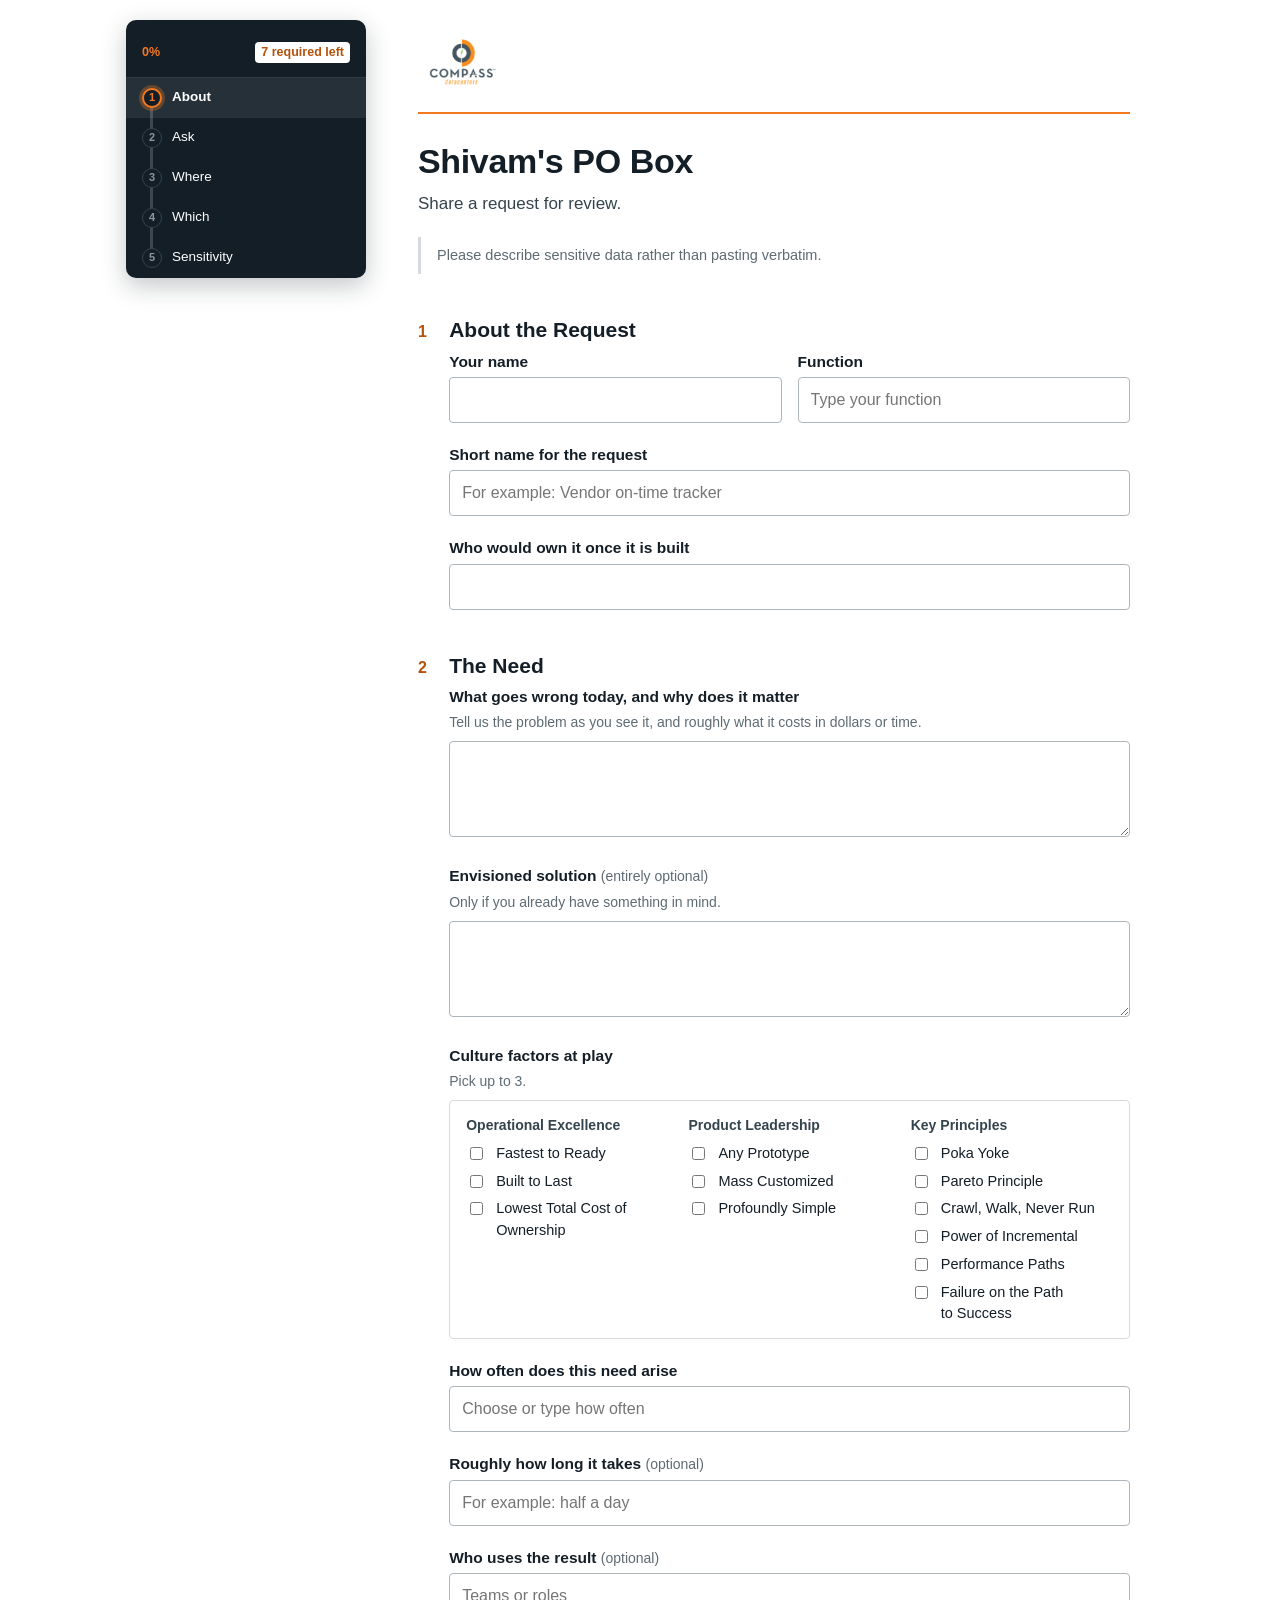
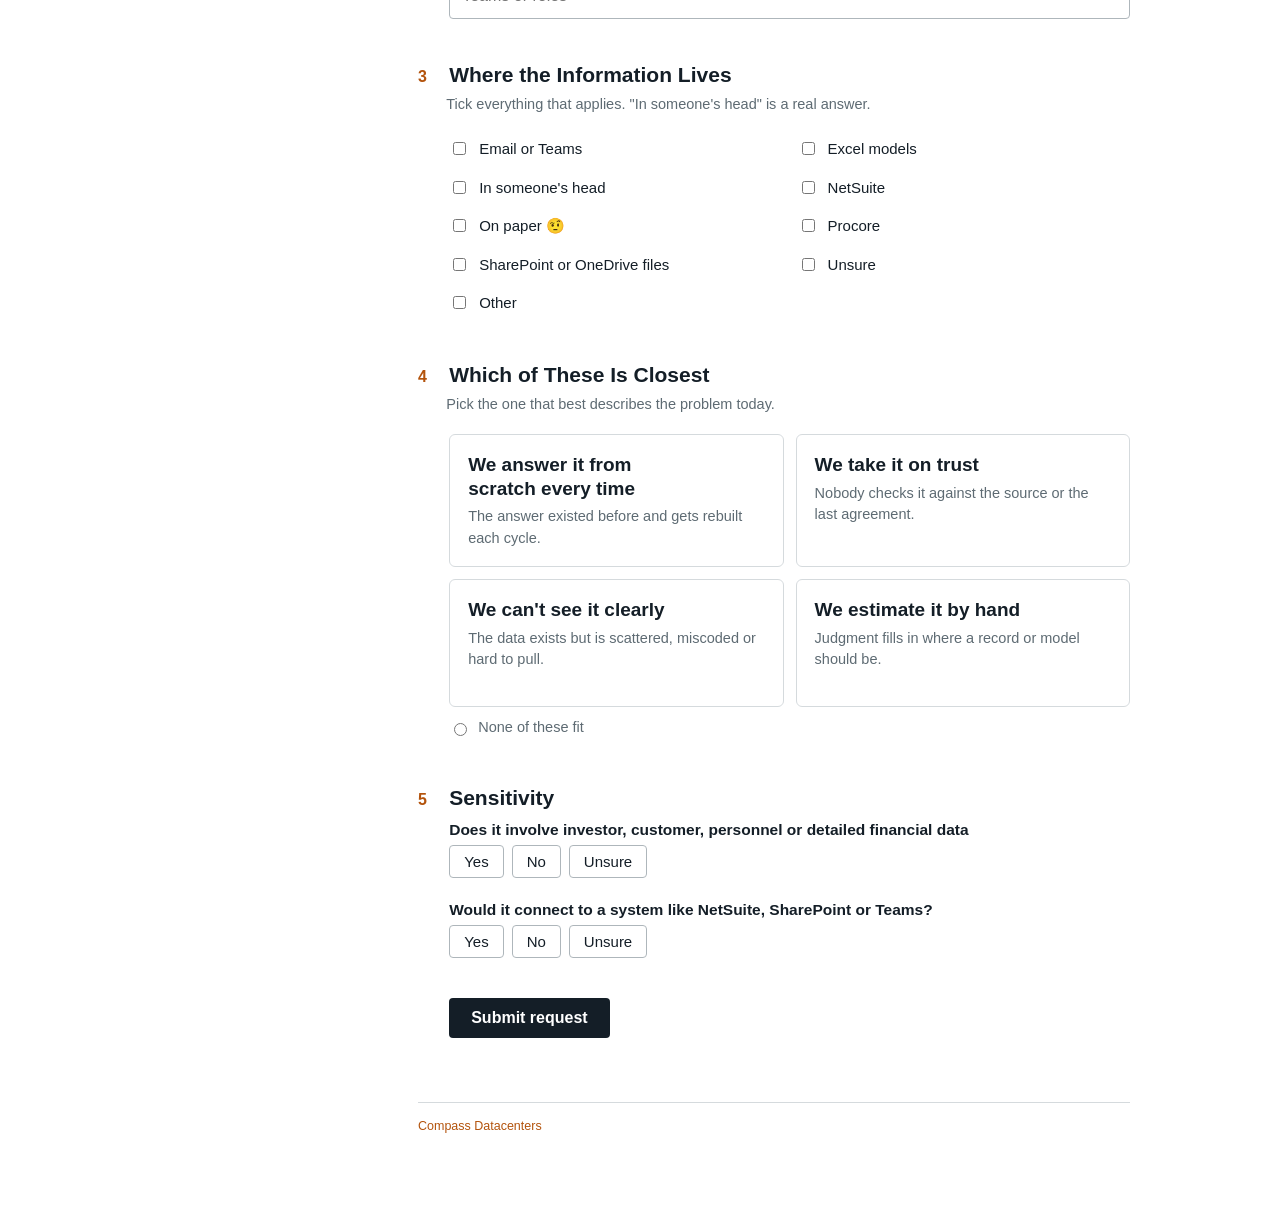
<file: index.html>
<!DOCTYPE html>
<html lang="en">
<head>
<meta charset="utf-8">
<meta name="viewport" content="width=device-width, initial-scale=1">
<meta name="robots" content="noindex, nofollow">
<title>Shivam's PO Box | Compass Datacenters</title>
<link rel="stylesheet" href="assets/styles.css">
<link rel="stylesheet" href="assets/rail.css">
<link rel="icon" type="image/png" sizes="32x32" href="assets/icon-32.png">
<link rel="apple-touch-icon" href="assets/icon-180.png">
</head>
<body>
<nav id="progressRail" aria-label="Form progress"></nav>
<div class="wrap">
  <header class="top">
    <img src="assets/compass-logo.png" alt="Compass Datacenters">
  </header>

  <main id="requester">
    <h1 id="formTitle">Shivam's PO Box</h1>
    <p class="lede">Share a request for review.</p>
    <div class="notes">
      <p>Please describe sensitive data rather than pasting verbatim.</p>
    </div>

    <form id="f" novalidate>
      <section class="step" aria-labelledby="s1">
        <h2 id="s1" data-rail="About"><span class="n">1</span>About the Request</h2>
        <div class="field row">
          <div><label class="q" for="name">Your name</label><input type="text" id="name" autocomplete="name" required></div>
          <div><label class="q" for="fn">Function</label>
            <input type="text" id="fn" required autocomplete="off" placeholder="Type your function"></div>
        </div>
        <div class="field"><label class="q" for="short">Short name for the request</label><!-- ste-disable-line STE020: owner ruling 2026-09-30, form questions are full sentences -->
          <input type="text" id="short" required placeholder="For example: Vendor on-time tracker"></div>
        <div class="field"><label class="q" for="steward">Who would own it once it is built</label><!-- ste-disable-line STE020: owner ruling 2026-09-30, form questions are full sentences -->
          <input type="text" id="steward" required></div>
      </section>

      <section class="step" aria-labelledby="s2">
        <h2 id="s2" data-rail="Ask"><span class="n">2</span>The Need</h2>
        <div class="field"><label class="q" for="miss">What goes wrong today, and why does it matter</label><!-- ste-disable-line STE020: owner ruling 2026-09-30, form questions are full sentences -->
          <span class="help" id="missHelp">Tell us the problem as you see it, and roughly what it costs in dollars or time.</span>
          <textarea id="miss" aria-describedby="missHelp" required></textarea></div>
        <div class="field"><span class="q" id="solutionL">Envisioned solution <span class="opt">(entirely optional)</span></span>
          <span class="help" id="solutionHelp">Only if you already have something in mind.</span>
          <textarea id="solution" aria-labelledby="solutionL" aria-describedby="solutionHelp"></textarea></div>
        <div class="field"><span class="q" id="culL">Culture factors at play</span>
          <span class="help" id="cultureHelp">Pick up to 3.</span>
          <div class="culture" role="group" aria-labelledby="culL" aria-describedby="cultureHelp" id="culture">
            <fieldset><legend>Operational Excellence</legend>
              <label class="check"><input type="checkbox" value="Fastest to Ready">Fastest to Ready</label>
              <label class="check"><input type="checkbox" value="Built to Last">Built to Last</label>
              <label class="check"><input type="checkbox" value="Lowest Total Cost of Ownership">Lowest Total Cost of Ownership</label><!-- ste-disable-line STE020: owner ruling 2026-09-30, form questions are full sentences -->
            </fieldset>
            <fieldset><legend>Product Leadership</legend>
              <label class="check"><input type="checkbox" value="Any Prototype">Any Prototype</label>
              <label class="check"><input type="checkbox" value="Mass Customized">Mass Customized</label>
              <label class="check"><input type="checkbox" value="Profoundly Simple">Profoundly Simple</label>
            </fieldset>
            <fieldset><legend>Key Principles</legend>
              <label class="check"><input type="checkbox" value="Poka Yoke">Poka Yoke</label>
              <label class="check"><input type="checkbox" value="Pareto Principle">Pareto Principle</label>
              <label class="check"><input type="checkbox" value="Crawl, Walk, Never Run">Crawl, Walk, Never Run</label>
              <label class="check"><input type="checkbox" value="Power of Incremental">Power of Incremental</label>
              <label class="check"><input type="checkbox" value="Performance Paths">Performance Paths</label>
              <label class="check"><input type="checkbox" value="Failure on the Path to Success">Failure on the Path to Success</label><!-- ste-disable-line STE020: owner ruling 2026-09-30, form questions are full sentences -->
            </fieldset>
          </div>
          <span class="help" id="cultureStatus" role="status" aria-live="polite"></span></div>
        <div class="field"><label class="q" for="freq">How often does this need arise</label><!-- ste-disable-line STE020: owner ruling 2026-09-30, form questions are full sentences -->
          <input type="text" id="freq" list="freqList" required autocomplete="off" placeholder="Choose or type how often">
          <datalist id="freqList">
            <option>Once</option><option>Daily</option><option>Weekly</option><option>Monthly</option>
            <option>Quarterly</option><option>Per project</option><option>Occasionally</option>
          </datalist></div>
        <div class="field"><label class="q" for="effort">Roughly how long it takes <span class="opt">(optional)</span></label><!-- ste-disable-line STE020: owner ruling 2026-09-30, form questions are full sentences -->
          <input type="text" id="effort" placeholder="For example: half a day"></div>
        <div class="field"><label class="q" for="users">Who uses the result <span class="opt">(optional)</span></label><!-- ste-disable-line STE020: owner ruling 2026-09-30, form questions are full sentences -->
          <input type="text" id="users" placeholder="Teams or roles"></div>
      </section>

      <section class="step" aria-labelledby="s3">
        <h2 id="s3" data-rail="Where"><span class="n">3</span>Where the Information Lives</h2>
        <p class="intro">Tick everything that applies. "In someone's head" is a real answer.</p>
        <div class="field checks" role="group" aria-labelledby="s3" id="srcs">
          <label class="check"><input type="checkbox" value="Email or Teams">Email or Teams</label>
          <label class="check"><input type="checkbox" value="Excel models">Excel models</label>
          <label class="check"><input type="checkbox" value="In someone's head">In someone's head</label>
          <label class="check"><input type="checkbox" value="NetSuite">NetSuite</label>
          <label class="check"><input type="checkbox" value="On paper &#129320;">On paper &#129320;</label>
          <label class="check"><input type="checkbox" value="Procore">Procore</label>
          <label class="check"><input type="checkbox" value="SharePoint or OneDrive files">SharePoint or OneDrive files</label>
          <label class="check"><input type="checkbox" value="Unsure">Unsure</label>
          <label class="check"><input type="checkbox" id="srcOtherCk" value="Other">Other</label>
        </div>
        <!-- ste-disable-next-line STE020: owner ruling 2026-09-30, form questions are full sentences -->
        <input type="text" id="srcOther" class="followup" placeholder="Describe where else" aria-label="Where else the information lives, described" hidden>
      </section>

      <section class="step" aria-labelledby="s4">
        <h2 id="s4" data-rail="Which"><span class="n">4</span>Which of These Is Closest</h2>
        <p class="intro">Pick the one that best describes the problem today.</p>
        <div class="field">
          <div class="tiles" role="radiogroup" aria-labelledby="s4" id="gap">
            <label class="tile"><input type="radio" name="gap" value="Remember">
              <span class="t">We answer it from scratch every time</span><!-- ste-disable-line STE020: owner ruling 2026-09-30, form questions are full sentences -->
              <span class="d">The answer existed before and gets rebuilt each cycle.</span></label>
            <label class="tile"><input type="radio" name="gap" value="Verify">
              <span class="t">We take it on trust</span><!-- ste-disable-line STE020: owner ruling 2026-09-30, form questions are full sentences -->
              <span class="d">Nobody checks it against the source or the last agreement.</span></label>
            <label class="tile"><input type="radio" name="gap" value="See">
              <span class="t">We can't see it clearly</span><!-- ste-disable-line STE020: owner ruling 2026-09-30, form questions are full sentences -->
              <span class="d">The data exists but is scattered, miscoded or hard to pull.</span></label>
            <label class="tile"><input type="radio" name="gap" value="Guess">
              <span class="t">We estimate it by hand</span><!-- ste-disable-line STE020: owner ruling 2026-09-30, form questions are full sentences -->
              <span class="d">Judgment fills in where a record or model should be.</span></label>
          </div>
          <div class="nofit"><label><input type="radio" name="gap" value="None fit">None of these fit</label></div>
        </div>
      </section>

      <section class="step" aria-labelledby="s5">
        <h2 id="s5"><span class="n">5</span>Sensitivity</h2>
        <div class="field"><span class="q" id="sensL">Does it involve investor, customer, personnel or detailed financial data</span>
          <div class="radios" role="radiogroup" aria-labelledby="sensL">
            <label><input type="radio" name="sens" value="Yes">Yes</label>
            <label><input type="radio" name="sens" value="No">No</label>
            <label><input type="radio" name="sens" value="Unsure">Unsure</label>
          </div></div>
        <div class="field"><span class="q" id="sysL">Would it connect to a system like NetSuite, SharePoint or Teams?</span><!-- ste-disable-line STE020: owner ruling 2026-09-30, form questions are full sentences -->
          <div class="radios" role="radiogroup" aria-labelledby="sysL">
            <label><input type="radio" name="sys" value="Yes">Yes</label>
            <label><input type="radio" name="sys" value="No">No</label>
            <label><input type="radio" name="sys" value="Unsure">Unsure</label>
          </div></div>
        <div class="field followup" id="wbFollowup" hidden><span class="q" id="wbL">Would it only read from it, or also write back?</span><!-- ste-disable-line STE020: owner ruling 2026-09-30, form questions are full sentences -->
          <div class="radios" role="radiogroup" aria-labelledby="wbL">
            <label><input type="radio" name="wb" value="Read only">Read only</label>
            <label><input type="radio" name="wb" value="Read and write">Read and write</label>
            <label><input type="radio" name="wb" value="Unsure">Unsure</label>
          </div></div>
      </section>

      <div class="errbox" id="errs" role="alert" tabindex="-1"></div>
      <div class="actions">
        <button type="submit" class="btn">Submit request</button>
      </div>
    </form>

    <div class="done" id="done" tabindex="-1">
      <h2>Request Submitted</h2>
      <p id="doneMsg"></p>
      <p style="margin-top:14px"><button type="button" class="btn quiet" id="another">Start another request</button></p>
    </div>
  </main>

  <footer class="foot">
    <span class="conf">Compass Datacenters</span>
  </footer>
</div>

<script src="assets/config.js"></script>
<script src="assets/submit.js"></script>
<script src="assets/app.js"></script>
<script src="assets/rail.js"></script>
</body>
</html>
</file>
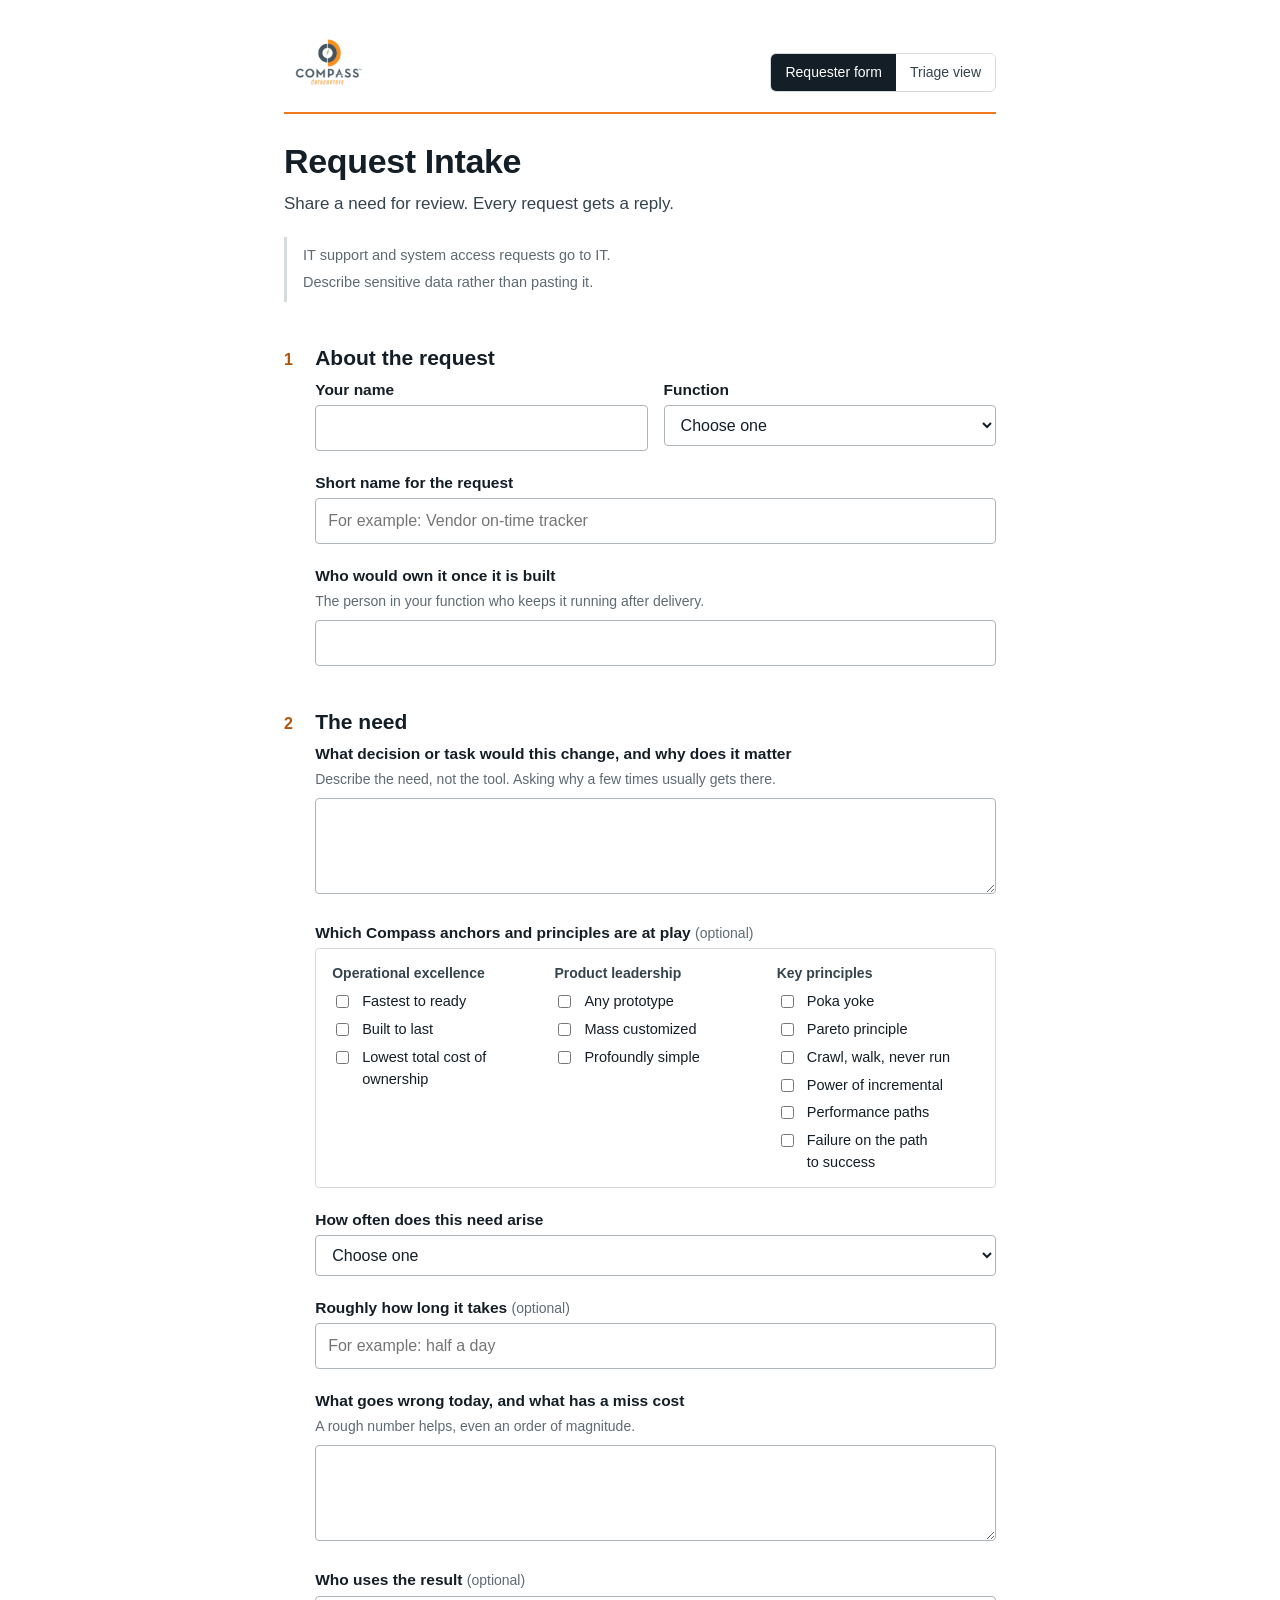
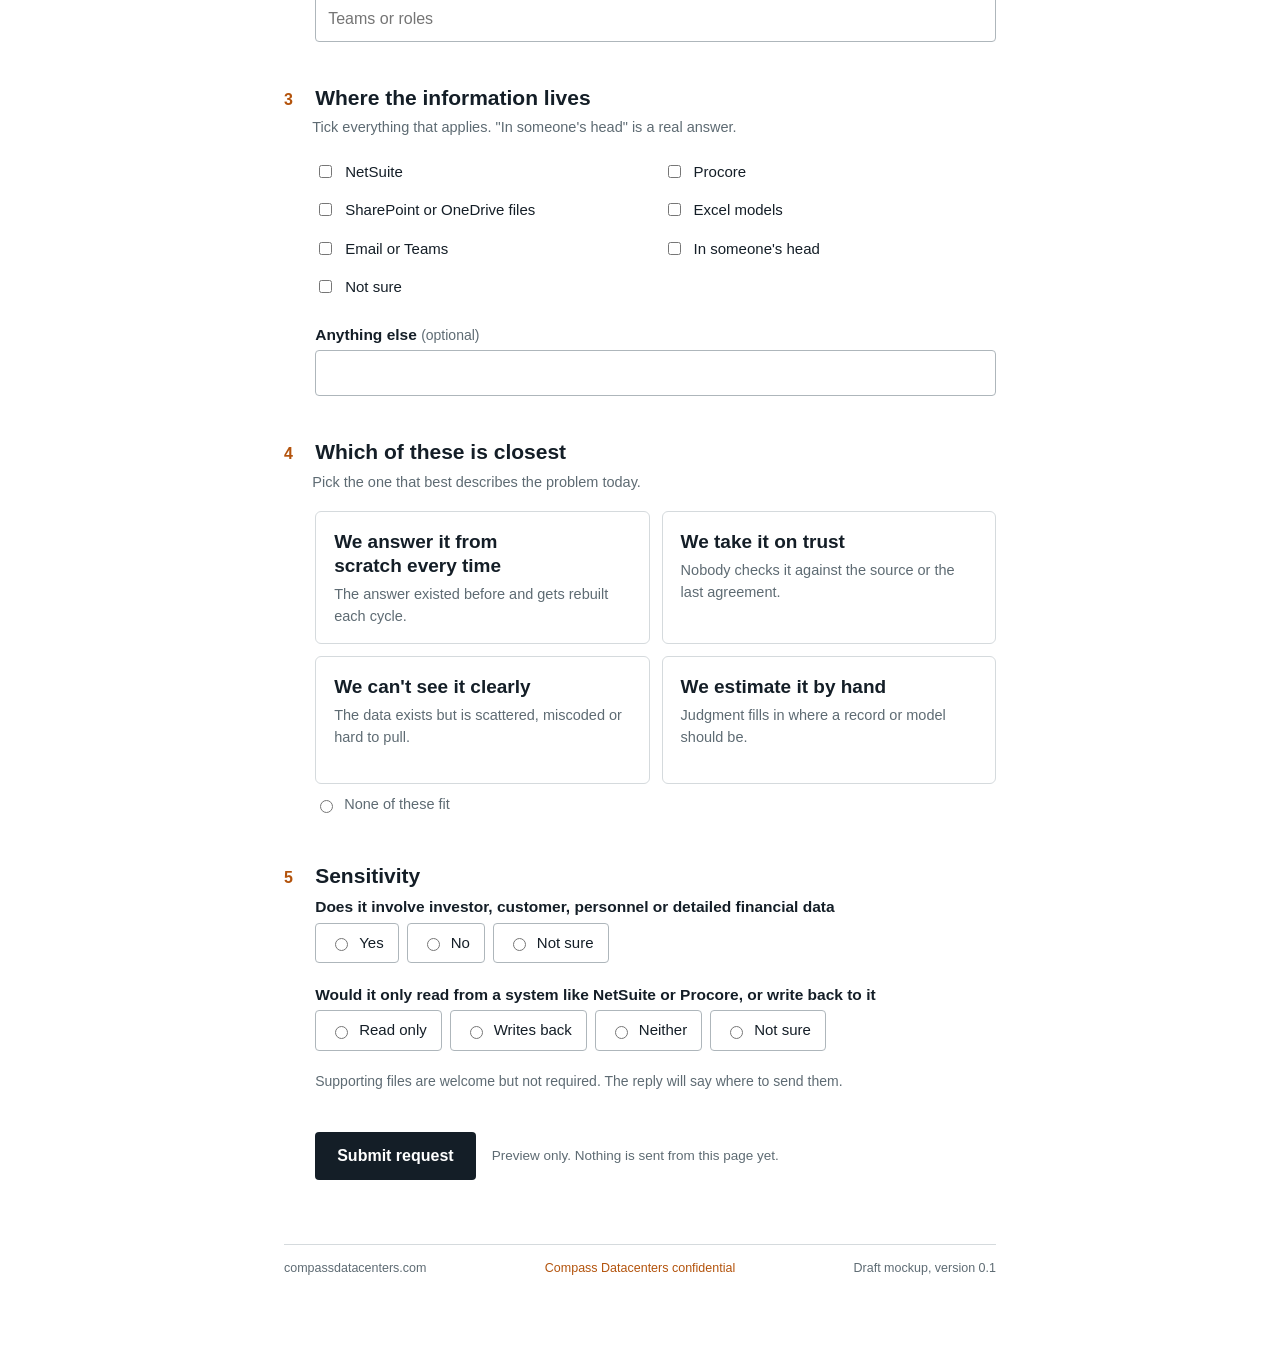
<file: request-intake-mockup.html>
<!DOCTYPE html>
<html lang="en">
<head>
<meta charset="utf-8">
<meta name="viewport" content="width=device-width, initial-scale=1">
<title>Request Intake | Compass Datacenters</title>
<style>
  :root{
    --onyx:#141E27; --slate:#34444D; --muted:#5E6B73; --line:#D5DADD;
    --wash:#F3F4F5; --orange:#F37820; --orange-ink:#B3530C; --white:#FFFFFF;
    --err:#B42318;
  }
  *{box-sizing:border-box}
  html{-webkit-text-size-adjust:100%}
  body{margin:0;background:var(--white);color:var(--onyx);
       font-family:Arial,"Helvetica Neue",Helvetica,sans-serif;font-size:16px;line-height:1.5}
  .wrap{max-width:760px;margin:0 auto;padding:32px 24px 72px}
  header.top{display:flex;align-items:flex-end;justify-content:space-between;gap:16px;
             padding-bottom:20px;border-bottom:2px solid var(--orange)}
  header.top img{height:60px;width:auto;display:block}
  .viewswitch{display:flex;border:1px solid var(--line);border-radius:6px;overflow:hidden}
  .viewswitch button{font:inherit;font-size:14px;padding:8px 14px;border:0;background:var(--white);
       color:var(--slate);cursor:pointer}
  .viewswitch button[aria-pressed="true"]{background:var(--onyx);color:var(--white)}
  h1{font-size:34px;line-height:1.15;margin:28px 0 10px;font-weight:700;letter-spacing:-.01em}
  .lede{font-size:17px;color:var(--slate);margin:0 0 20px;max-width:62ch}
  .notes{border-left:3px solid var(--line);padding:2px 0 2px 16px;margin:0 0 36px;
         color:var(--muted);font-size:14.5px}
  .notes p{margin:6px 0}
  section.step{margin-top:40px}
  .step h2{display:flex;align-items:baseline;gap:12px;font-size:21px;margin:0 0 4px}
  .step h2 .n{color:var(--orange-ink);font-size:16px;font-weight:700;min-width:1.2em}
  .step .intro{margin:0 0 18px 1.95em;color:var(--muted);font-size:14.5px}
  .field{margin:0 0 20px 1.95em}
  label.q, .q{display:block;font-weight:700;font-size:15.5px;margin-bottom:4px}
  .help{display:block;color:var(--muted);font-size:14px;margin:0 0 8px}
  .opt{font-weight:400;color:var(--muted);font-size:14px}
  input[type=text],input[type=date],select,textarea{width:100%;font:inherit;color:var(--onyx);
       padding:10px 12px;border:1px solid #AEB6BB;border-radius:4px;background:var(--white)}
  textarea{min-height:96px;resize:vertical}
  input:focus,select:focus,textarea:focus,button:focus-visible,.tile:focus-within,
  .check:focus-within{outline:3px solid rgba(243,120,32,.45);outline-offset:1px;border-color:var(--orange)}
  .row{display:grid;grid-template-columns:1fr 1fr;gap:16px}
  .checks{display:grid;grid-template-columns:repeat(2,minmax(0,1fr));gap:8px 16px}
  .check{display:flex;gap:10px;align-items:flex-start;font-size:15px;padding:4px 0}
  .check input{margin-top:4px;accent-color:var(--orange)}
  .radios{display:flex;flex-wrap:wrap;gap:8px}
  .radios label{display:flex;align-items:center;gap:8px;border:1px solid #AEB6BB;border-radius:4px;
       padding:8px 14px;font-size:15px;cursor:pointer}
  .radios input{accent-color:var(--orange)}
  .radios label:has(input:checked){border-color:var(--onyx);background:var(--wash)}

  /* the one bold element: the gap selector */
  .tiles{display:grid;grid-template-columns:1fr 1fr;gap:12px}
  .tile{position:relative;display:block;border:1.5px solid var(--line);border-radius:6px;
        padding:18px 18px 16px;cursor:pointer;background:var(--white);min-height:128px}
  .tile input{position:absolute;opacity:0;pointer-events:none}
  .tile .t{display:block;font-size:19px;font-weight:700;line-height:1.25;margin-bottom:6px}
  .tile .d{display:block;font-size:14.5px;color:var(--muted)}
  .tile:hover{border-color:#9AA4AA}
  .tile:has(input:checked){border-color:var(--orange);box-shadow:inset 0 -4px 0 var(--orange)}
  .tile:has(input:checked) .t{color:var(--onyx)}
  .nofit{margin-top:10px;font-size:14.5px}
  .nofit label{display:inline-flex;gap:8px;align-items:center;color:var(--muted);cursor:pointer}

  .culture{display:grid;grid-template-columns:repeat(3,minmax(0,1fr));gap:4px 20px;
           border:1px solid var(--line);border-radius:4px;padding:14px 16px 10px}
  .culture fieldset{border:0;margin:0;padding:0;min-width:0}
  .culture legend{padding:0;font-size:14px;font-weight:700;color:var(--slate);margin-bottom:4px}
  .culture .check{font-size:14.5px;padding:3px 0}
  .followup{margin-top:8px}

  .actions{margin:40px 0 0 1.95em;display:flex;align-items:center;gap:16px;flex-wrap:wrap}
  .btn{font:inherit;font-weight:700;font-size:16px;padding:12px 22px;border-radius:4px;
       border:0;background:var(--onyx);color:var(--white);cursor:pointer}
  .btn:hover{background:var(--slate)}
  .btn.quiet{background:var(--white);color:var(--onyx);border:1px solid #AEB6BB}
  .errbox{display:none;margin:28px 0 0 1.95em;border:1px solid var(--err);border-radius:4px;
          padding:12px 16px;color:var(--err);font-size:15px}
  .errbox.show{display:block}
  .errbox ul{margin:6px 0 0;padding-left:18px}
  .invalid{border-color:var(--err)!important}
  .done{display:none;margin-top:40px;border:1.5px solid var(--onyx);border-radius:6px;padding:24px}
  .done.show{display:block}
  .done h2{margin:0 0 8px;font-size:22px}
  .done p{margin:6px 0}
  .preview{font-size:13.5px;color:var(--muted)}

  /* triage view */
  .internal{background:var(--wash);border-radius:6px;padding:14px 16px;font-size:14.5px;
            color:var(--slate);margin:0 0 28px}
  .sample{border:1px solid var(--line);border-radius:6px;padding:16px 18px;margin-bottom:8px}
  .sample dl{display:grid;grid-template-columns:170px 1fr;gap:6px 16px;margin:0;font-size:15px}
  .sample dt{color:var(--muted)}
  .sample dd{margin:0}
  .lens{display:grid;grid-template-columns:90px 1fr;align-items:center;gap:12px;margin-bottom:10px}
  .lens .name{font-weight:700}
  .scale{display:flex;border:1px solid #AEB6BB;border-radius:4px;overflow:hidden;width:max-content}
  .scale label{position:relative}
  .scale input{position:absolute;opacity:0}
  .scale span{display:block;min-width:44px;text-align:center;padding:7px 6px;font-size:14px;
       border-right:1px solid var(--line);cursor:pointer}
  .scale label:last-child span{border-right:0}
  .scale input:checked+span{background:var(--onyx);color:var(--white)}
  .scale input:focus-visible+span{outline:3px solid rgba(243,120,32,.45);outline-offset:-3px}
  .scale-key{font-size:13.5px;color:var(--muted);margin:2px 0 14px 102px}
  /* no single-word last lines at any width */
  p,.help,.intro,.d,dd,.lede,.notes p,label.q,.q,.check{text-wrap:pretty}
  h1,h2,.t{text-wrap:balance}
  [hidden]{display:none!important}
  footer.foot{margin-top:64px;padding-top:14px;border-top:1px solid var(--line);
       display:flex;justify-content:space-between;gap:12px;flex-wrap:wrap;font-size:12.5px;color:var(--muted)}
  footer .conf{color:var(--orange-ink)}

  @media (max-width:640px){
    .wrap{padding:20px 16px 56px}
    h1{font-size:28px}
    .row,.tiles,.checks,.culture{grid-template-columns:1fr}
    .culture{gap:12px}
    .field,.step .intro,.actions,.errbox{margin-left:0}
    header.top{flex-direction:column;align-items:flex-start}
    .sample dl{grid-template-columns:1fr}
    .lens{grid-template-columns:1fr}
    .scale-key{margin-left:0}
  }
  @media (prefers-reduced-motion:no-preference){
    .done.show{animation:rise .25s ease-out}
    @keyframes rise{from{opacity:0;transform:translateY(6px)}to{opacity:1;transform:none}}
  }
</style>
</head>
<body>
<div class="wrap">
  <header class="top">
    <img src="[data-uri]" alt="Compass Datacenters">
    <div class="viewswitch" role="group" aria-label="View">
      <button type="button" id="vReq" aria-pressed="true">Requester form</button>
      <button type="button" id="vTri" aria-pressed="false">Triage view</button>
    </div>
  </header>

  <!-- ================= REQUESTER FORM ================= -->
  <main id="requester">
    <h1 id="formTitle">Request Intake</h1>
    <p class="lede">Share a need for review. Every request gets a reply.</p>
    <div class="notes">
      <p>IT support and system access requests go to IT.</p>
      <p>Describe sensitive data rather than pasting it.</p>
    </div>

    <form id="f" novalidate>
      <section class="step" aria-labelledby="s1">
        <h2 id="s1"><span class="n">1</span>About the request</h2>
        <div class="field row">
          <div><label class="q" for="name">Your name</label><input type="text" id="name" autocomplete="name" required></div>
          <div><label class="q" for="fn">Function</label>
            <select id="fn" required>
              <option value="">Choose one</option>
              <option>Capital Projects</option><option>Capital Markets</option><option>Opex Finance</option>
              <option>Tax</option><option>Risk, Insurance &amp; Compliance</option><option>Supply Chain</option>
              <option>Treasury</option><option>Design &amp; Delivery</option><option>CorpDev</option><option>Other</option>
            </select></div>
        </div>
        <div class="field"><label class="q" for="short">Short name for the request</label>
          <input type="text" id="short" required placeholder="For example: Vendor on-time tracker"></div>
        <div class="field"><label class="q" for="steward">Who would own it once it is built</label>
          <span class="help" id="stewardHelp">The person in your function who keeps it running after delivery.</span>
          <input type="text" id="steward" aria-describedby="stewardHelp" required></div>
      </section>

      <section class="step" aria-labelledby="s2">
        <h2 id="s2"><span class="n">2</span>The need</h2>
        <div class="field"><label class="q" for="need">What decision or task would this change, and why does it matter</label>
          <span class="help" id="needHelp">Describe the need, not the tool. Asking why a few times usually gets there.</span>
          <textarea id="need" aria-describedby="needHelp" required></textarea></div>
        <div class="field"><span class="q" id="culL">Which Compass anchors and principles are at play <span class="opt">(optional)</span></span>
          <div class="culture" role="group" aria-labelledby="culL" id="culture">
            <fieldset><legend>Operational excellence</legend>
              <label class="check"><input type="checkbox" value="Fastest to ready">Fastest to ready</label>
              <label class="check"><input type="checkbox" value="Built to last">Built to last</label>
              <label class="check"><input type="checkbox" value="Lowest total cost of ownership">Lowest total cost of ownership</label>
            </fieldset>
            <fieldset><legend>Product leadership</legend>
              <label class="check"><input type="checkbox" value="Any prototype">Any prototype</label>
              <label class="check"><input type="checkbox" value="Mass customized">Mass customized</label>
              <label class="check"><input type="checkbox" value="Profoundly simple">Profoundly simple</label>
            </fieldset>
            <fieldset><legend>Key principles</legend>
              <label class="check"><input type="checkbox" value="Poka yoke">Poka yoke</label>
              <label class="check"><input type="checkbox" value="Pareto principle">Pareto principle</label>
              <label class="check"><input type="checkbox" value="Crawl, walk, never run">Crawl, walk, never run</label>
              <label class="check"><input type="checkbox" value="Power of incremental">Power of incremental</label>
              <label class="check"><input type="checkbox" value="Performance paths">Performance paths</label>
              <label class="check"><input type="checkbox" value="Failure on the path to success">Failure on the path to success</label>
            </fieldset>
          </div></div>
        <div class="field"><label class="q" for="freq">How often does this need arise</label>
          <select id="freq" required>
            <option value="">Choose one</option>
            <option>Once</option><option>Daily</option><option>Weekly</option><option>Monthly</option>
            <option>Quarterly</option><option>Per project</option><option>Occasionally</option>
            <option value="Other">Other</option>
          </select>
          <input type="text" id="freqOther" class="followup" placeholder="Describe how often" aria-label="How often this need arises, described" hidden></div>
        <div class="field"><label class="q" for="effort">Roughly how long it takes <span class="opt">(optional)</span></label>
          <input type="text" id="effort" placeholder="For example: half a day"></div>
        <div class="field"><label class="q" for="miss">What goes wrong today, and what has a miss cost</label>
          <span class="help" id="missHelp">A rough number helps, even an order of magnitude.</span>
          <textarea id="miss" aria-describedby="missHelp" required></textarea></div>
        <div class="field"><label class="q" for="users">Who uses the result <span class="opt">(optional)</span></label>
          <input type="text" id="users" placeholder="Teams or roles"></div>
      </section>

      <section class="step" aria-labelledby="s3">
        <h2 id="s3"><span class="n">3</span>Where the information lives</h2>
        <p class="intro">Tick everything that applies. "In someone's head" is a real answer.</p>
        <div class="field checks" role="group" aria-labelledby="s3" id="srcs">
          <label class="check"><input type="checkbox" value="NetSuite">NetSuite</label>
          <label class="check"><input type="checkbox" value="Procore">Procore</label>
          <label class="check"><input type="checkbox" value="SharePoint or OneDrive files">SharePoint or OneDrive files</label>
          <label class="check"><input type="checkbox" value="Excel models">Excel models</label>
          <label class="check"><input type="checkbox" value="Email or Teams">Email or Teams</label>
          <label class="check"><input type="checkbox" value="In someone's head">In someone's head</label>
          <label class="check"><input type="checkbox" value="Not sure">Not sure</label>
        </div>
        <div class="field"><label class="q" for="srcOther">Anything else <span class="opt">(optional)</span></label>
          <input type="text" id="srcOther"></div>
      </section>

      <section class="step" aria-labelledby="s4">
        <h2 id="s4"><span class="n">4</span>Which of these is closest</h2>
        <p class="intro">Pick the one that best describes the problem today.</p>
        <div class="field">
          <div class="tiles" role="radiogroup" aria-labelledby="s4" id="gap">
            <label class="tile"><input type="radio" name="gap" value="Remember">
              <span class="t">We answer it from scratch every time</span>
              <span class="d">The answer existed before and gets rebuilt each cycle.</span></label>
            <label class="tile"><input type="radio" name="gap" value="Verify">
              <span class="t">We take it on trust</span>
              <span class="d">Nobody checks it against the source or the last agreement.</span></label>
            <label class="tile"><input type="radio" name="gap" value="See">
              <span class="t">We can't see it clearly</span>
              <span class="d">The data exists but is scattered, miscoded or hard to pull.</span></label>
            <label class="tile"><input type="radio" name="gap" value="Guess">
              <span class="t">We estimate it by hand</span>
              <span class="d">Judgment fills in where a record or model should be.</span></label>
          </div>
          <div class="nofit"><label><input type="radio" name="gap" value="None fit">None of these fit</label></div>
        </div>
      </section>

      <section class="step" aria-labelledby="s5">
        <h2 id="s5"><span class="n">5</span>Sensitivity</h2>
        <div class="field"><span class="q" id="sensL">Does it involve investor, customer, personnel or detailed financial data</span>
          <div class="radios" role="radiogroup" aria-labelledby="sensL">
            <label><input type="radio" name="sens" value="Yes">Yes</label>
            <label><input type="radio" name="sens" value="No">No</label>
            <label><input type="radio" name="sens" value="Not sure">Not sure</label>
          </div></div>
        <div class="field"><span class="q" id="wbL">Would it only read from a system like NetSuite or Procore, or write back to it</span>
          <div class="radios" role="radiogroup" aria-labelledby="wbL">
            <label><input type="radio" name="wb" value="Read only">Read only</label>
            <label><input type="radio" name="wb" value="Writes back">Writes back</label>
            <label><input type="radio" name="wb" value="Neither">Neither</label>
            <label><input type="radio" name="wb" value="Not sure">Not sure</label>
          </div></div>
        <div class="field"><span class="help">Supporting files are welcome but not required. The reply will say where to send them.</span></div>
      </section>

      <div class="errbox" id="errs" role="alert" tabindex="-1"></div>
      <div class="actions">
        <button type="submit" class="btn">Submit request</button>
        <span class="preview">Preview only. Nothing is sent from this page yet.</span>
      </div>
    </form>

    <div class="done" id="done" tabindex="-1">
      <h2>Request submitted</h2>
      <p id="doneMsg"></p>
      <p class="preview">In this preview nothing left the page. Where submissions land is still to be decided.</p>
      <p style="margin-top:14px"><button type="button" class="btn quiet" id="another">Start another request</button></p>
    </div>
  </main>

  <!-- ================= TRIAGE VIEW ================= -->
  <main id="triage" hidden>
    <h1>Triage</h1>
    <p class="internal">Internal only. Requesters never see this. Build it as a separate, access-controlled view,
      not a section of the public form.</p>

    <section class="step" aria-labelledby="t1">
      <h2 id="t1"><span class="n">1</span>The request</h2>
      <div class="field sample"><dl id="sampleDl">
        <dt>Request</dt><dd>Entity-level tax allocation check</dd>
        <dt>From</dt><dd>Tax</dd>
        <dt>Owner once built</dt><dd>Named by requester</dd>
        <dt>Frequency</dt><dd>Per project</dd>
        <dt>Closest gap</dt><dd>We take it on trust</dd>
        <dt>Anchors and principles</dt><dd>Built to last, Poka yoke</dd>
        <dt>Information lives in</dt><dd>NetSuite, Excel models, in someone's head</dd>
        <dt>Sensitive data</dt><dd>Yes</dd>
        <dt>System access</dt><dd>Read only</dd>
      </dl></div>
      <p class="intro" style="margin-top:8px">Sample record. Submitting the requester form fills this with that submission.</p>
    </section>

    <section class="step" aria-labelledby="t2">
      <h2 id="t2"><span class="n">2</span>Business lens</h2>
      <p class="intro">Same four lenses as the PMO intake, scored here rather than by the requester.</p>
      <div class="field" id="lenses"></div>
      <p class="scale-key">Minus three is strongly against, plus three strongly in favor.</p>
    </section>

    <section class="step" aria-labelledby="t3">
      <h2 id="t3"><span class="n">3</span>Fit</h2>
      <div class="field"><span class="q" id="rdL">Changes a recurring decision</span>
        <div class="radios" role="radiogroup" aria-labelledby="rdL">
          <label><input type="radio" name="rd">Yes</label><label><input type="radio" name="rd">No</label></div></div>
      <div class="field"><span class="q" id="deL">The data exists</span>
        <div class="radios" role="radiogroup" aria-labelledby="deL">
          <label><input type="radio" name="de">Yes</label><label><input type="radio" name="de">Partly</label>
          <label><input type="radio" name="de">No</label></div></div>
      <div class="field"><span class="q" id="scL">Owner confirmed</span>
        <div class="radios" role="radiogroup" aria-labelledby="scL">
          <label><input type="radio" name="sc">Yes</label><label><input type="radio" name="sc">No</label></div></div>
    </section>

    <section class="step" aria-labelledby="t4">
      <h2 id="t4"><span class="n">4</span>Outcome</h2>
      <div class="field"><span class="q" id="dispL">Disposition</span>
        <div class="radios" role="radiogroup" aria-labelledby="dispL">
          <label><input type="radio" name="disp">Big rock</label><label><input type="radio" name="disp">Small rock</label>
          <label><input type="radio" name="disp">Backlog</label><label><input type="radio" name="disp">Redirect</label>
          <label><input type="radio" name="disp">Decline</label></div></div>
      <div class="field row">
        <div><label class="q" for="ddate">Decision date</label><input type="date" id="ddate"></div>
        <div><label class="q" for="rto">Redirect to <span class="opt">(if redirected)</span></label><input type="text" id="rto"></div>
      </div>
      <div class="field"><label class="q" for="note">Note back to the requester</label>
        <textarea id="note"></textarea></div>
      <div class="actions"><button type="button" class="btn" id="saveT">Save outcome</button>
        <span class="preview" id="savedMsg">Preview only.</span></div>
    </section>
  </main>

  <footer class="foot">
    <span>compassdatacenters.com</span>
    <span class="conf">Compass Datacenters confidential</span>
    <span>Draft mockup, version 0.1</span>
  </footer>
</div>

<script>
(function(){
  var FORM_TITLE = 'Request Intake';            // single place to rename the form
  document.getElementById('formTitle').textContent = FORM_TITLE;
  document.title = FORM_TITLE + ' | Compass Datacenters';

  var req = document.getElementById('requester'), tri = document.getElementById('triage');
  var bReq = document.getElementById('vReq'), bTri = document.getElementById('vTri');
  function show(which){
    var t = which === 'tri';
    tri.hidden = !t; req.hidden = t;
    bTri.setAttribute('aria-pressed', t); bReq.setAttribute('aria-pressed', !t);
    window.scrollTo(0,0);
  }
  bReq.onclick = function(){show('req')}; bTri.onclick = function(){show('tri')};

  // business lens scales
  var lensBox = document.getElementById('lenses');
  ['Cost','Risk','Time','Benefit'].forEach(function(l){
    var row = document.createElement('div'); row.className='lens';
    var n = document.createElement('span'); n.className='name'; n.id='lens'+l; n.textContent=l;
    var sc = document.createElement('div'); sc.className='scale'; sc.setAttribute('role','radiogroup');
    sc.setAttribute('aria-labelledby','lens'+l);
    [-3,-2,-1,0,1,2,3].forEach(function(v){
      var lab=document.createElement('label'), i=document.createElement('input'), s=document.createElement('span');
      i.type='radio'; i.name='lens-'+l; i.value=v; i.setAttribute('aria-label', l+' '+(v>0?'+'+v:v));
      s.textContent = v>0 ? '+'+v : (v<0 ? '\u2212'+Math.abs(v) : '0');
      lab.appendChild(i); lab.appendChild(s); sc.appendChild(lab);
    });
    row.appendChild(n); row.appendChild(sc); lensBox.appendChild(row);
  });

  var f = document.getElementById('f'), errs = document.getElementById('errs'), done = document.getElementById('done');
  var freq = document.getElementById('freq'), freqOther = document.getElementById('freqOther');
  freq.addEventListener('change', function(){
    var other = freq.value === 'Other';
    freqOther.hidden = !other;
    if(other) freqOther.focus(); else { freqOther.value=''; freqOther.classList.remove('invalid'); }
  });
  function freqValue(){ return freq.value === 'Other' ? freqOther.value.trim() : freq.value; }
  function val(id){ return document.getElementById(id).value.trim(); }
  function picked(name){ var x = f.querySelector('input[name="'+name+'"]:checked'); return x ? x.value : ''; }
  var required = [['name','Your name'],['fn','Function'],['short','Short name for the request'],
                  ['steward','Who would own it once it is built'],['need','What decision or task this would change'],
                  ['freq','How often this need arises'],['miss','What goes wrong today']];

  f.addEventListener('submit', function(e){
    e.preventDefault();
    var missing = [];
    required.forEach(function(r){
      var el = document.getElementById(r[0]); var bad = !el.value.trim();
      el.classList.toggle('invalid', bad); el.setAttribute('aria-invalid', bad);
      if(bad) missing.push(r[1]);
    });
    var otherBad = freq.value === 'Other' && !freqOther.value.trim();
    freqOther.classList.toggle('invalid', otherBad); freqOther.setAttribute('aria-invalid', otherBad);
    if(otherBad) missing.push('How often this need arises, described');
    if(!picked('gap')) missing.push('Which of the four is closest');
    if(missing.length){
      errs.innerHTML = '<strong>'+missing.length+' answer'+(missing.length>1?'s':'')+' needed before submitting:</strong><ul>'+
        missing.map(function(m){return '<li>'+m+'</li>'}).join('')+'</ul>';
      errs.classList.add('show'); errs.focus(); return;
    }
    errs.classList.remove('show');

    var srcs = Array.prototype.map.call(document.querySelectorAll('#srcs input:checked'), function(c){return c.value});
    if(val('srcOther')) srcs.push(val('srcOther'));
    var gapText = {'Remember':'We answer it from scratch every time','Verify':'We take it on trust',
                   'See':"We can't see it clearly",'Guess':'We estimate it by hand','None fit':'None of these fit'};
    var rows = [['Request',val('short')],['From',val('fn')],['Owner once built',val('steward')],
                ['Frequency',freqValue()],['Closest gap',gapText[picked('gap')]],
                ['Anchors and principles', Array.prototype.map.call(document.querySelectorAll('#culture input:checked'),
                   function(c){return c.value}).join(', ') || 'None selected'],
                ['Information lives in',srcs.join(', ')||'Not given'],
                ['Sensitive data',picked('sens')||'Not given'],['System access',picked('wb')||'Not given']];
    var dl = document.getElementById('sampleDl'); dl.innerHTML='';
    rows.forEach(function(r){ var dt=document.createElement('dt'),dd=document.createElement('dd');
      dt.textContent=r[0]; dd.textContent=r[1]; dl.appendChild(dt); dl.appendChild(dd); });

    document.getElementById('doneMsg').textContent =
      '"'+val('short')+'" from '+val('fn')+' is in the queue for review. The outcome, and where to send any supporting files, will come back to '+val('name')+'.';
    f.hidden = true; done.classList.add('show'); done.focus();
  });

  document.getElementById('another').onclick = function(){
    f.reset(); freqOther.hidden = true;
    f.querySelectorAll('.invalid').forEach(function(el){el.classList.remove('invalid')});
    done.classList.remove('show'); f.hidden = false; window.scrollTo(0,0);
  };
  document.getElementById('saveT').onclick = function(){
    document.getElementById('savedMsg').textContent = 'Outcome saved in this preview only.';
  };
})();
</script>
</body>
</html>
</file>
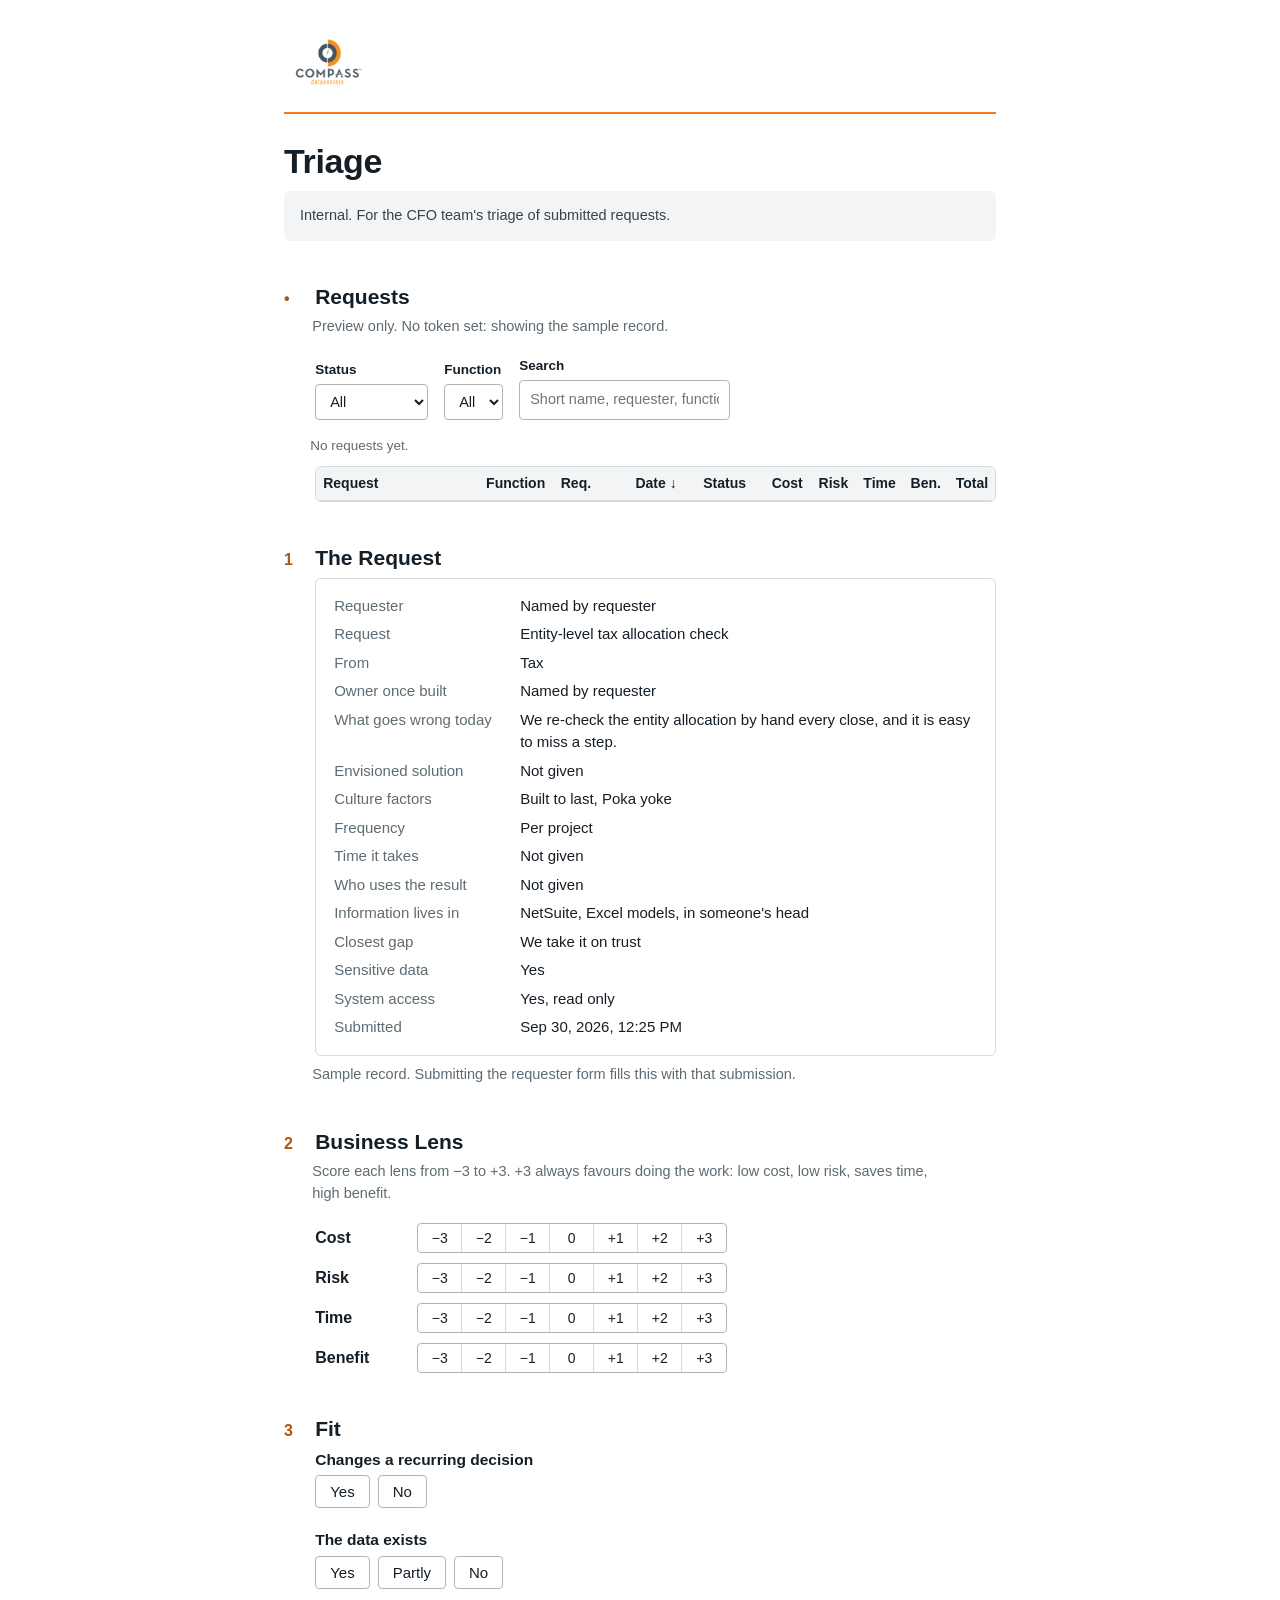
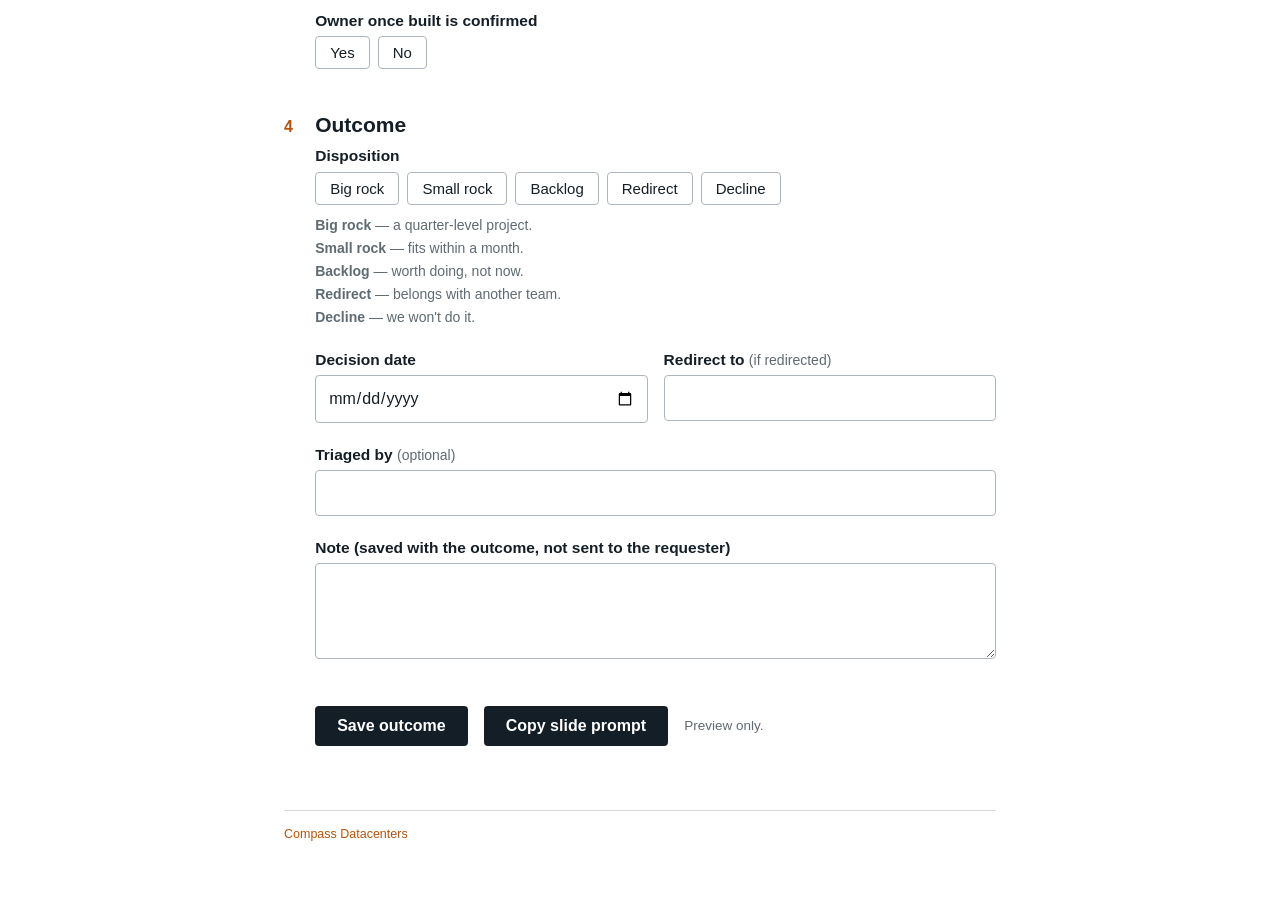
<file: triage.html>
<!DOCTYPE html>
<html lang="en">
<head>
<meta charset="utf-8">
<meta name="viewport" content="width=device-width, initial-scale=1">
<meta name="robots" content="noindex, nofollow">
<title>Triage | Compass Datacenters</title>
<link rel="stylesheet" href="assets/styles.css">
<link rel="icon" type="image/png" sizes="32x32" href="assets/icon-32.png">
<link rel="apple-touch-icon" href="assets/icon-180.png">
</head>
<body>
<div class="wrap">
  <header class="top">
    <img src="assets/compass-logo.png" alt="Compass Datacenters">
  </header>

  <main id="triage">
    <h1>Triage</h1>
    <p class="internal">Internal. For the CFO team's triage of submitted requests.</p>

    <section class="step" aria-labelledby="t0">
      <h2 id="t0"><span class="n">&#8226;</span>Requests</h2>
      <p class="intro" id="listNote"></p>
      <div class="reqFilters">
        <label class="reqFilter"><span class="q">Status</span>
          <select id="fStatus">
            <option value="">All</option>
            <option value="Not triaged">Not triaged</option>
            <option value="Big rock">Big rock</option>
            <option value="Small rock">Small rock</option>
            <option value="Backlog">Backlog</option>
            <option value="Redirect">Redirect</option>
            <option value="Decline">Decline</option>
          </select>
        </label>
        <label class="reqFilter"><span class="q">Function</span>
          <select id="fFunction"><option value="">All</option></select>
        </label>
        <label class="reqFilter reqSearch"><span class="q">Search</span>
          <input type="text" id="fSearch" placeholder="Short name, requester, function, problem...">
        </label>
      </div>
      <p class="reqCount" id="reqCount">No requests yet.</p>
      <div class="reqTableWrap">
        <table class="reqTable" id="reqTable">
          <thead><tr>
            <th data-col="short" data-type="text" tabindex="0" aria-sort="none">Request</th>
            <th data-col="function" data-type="text" tabindex="0" aria-sort="none">Function</th>
            <th data-col="requester" data-type="text" tabindex="0" aria-sort="none" title="Requester" aria-label="Requester">Req.</th>
            <th data-col="submitted" data-type="date" tabindex="0" aria-sort="descending" title="Submitted" aria-label="Submitted">Date</th>
            <th data-col="status" data-type="text" tabindex="0" aria-sort="none">Status</th>
            <th data-col="cost" data-type="num" tabindex="0" aria-sort="none">Cost</th>
            <th data-col="risk" data-type="num" tabindex="0" aria-sort="none">Risk</th>
            <th data-col="time" data-type="num" tabindex="0" aria-sort="none">Time</th>
            <th data-col="benefit" data-type="num" tabindex="0" aria-sort="none" title="Benefit" aria-label="Benefit">Ben.</th>
            <th data-col="total" data-type="num" tabindex="0" aria-sort="none">Total</th>
          </tr></thead>
          <tbody id="reqBody"></tbody>
        </table>
      </div>
    </section>

    <section class="step" aria-labelledby="t1">
      <h2 id="t1"><span class="n">1</span>The Request</h2>
      <div class="field sample"><dl id="sampleDl"></dl><p class="intro" id="emptyNote" hidden>Pick a request from the table above.</p></div>
      <p class="intro" id="sampleNote" style="margin-top:8px"></p>
    </section>

    <section class="step" aria-labelledby="t2">
      <h2 id="t2"><span class="n">2</span>Business Lens</h2>
      <p class="intro">Score each lens from &minus;3 to +3. +3 always favours doing the work: low cost, low risk, saves time, high benefit.</p>
      <div class="field" id="lenses"></div>
    </section>

    <section class="step" aria-labelledby="t3">
      <h2 id="t3"><span class="n">3</span>Fit</h2>
      <div class="field"><span class="q" id="rdL">Changes a recurring decision</span>
        <div class="radios" role="radiogroup" aria-labelledby="rdL">
          <label><input type="radio" name="rd" value="Yes">Yes</label><label><input type="radio" name="rd" value="No">No</label></div></div>
      <div class="field"><span class="q" id="deL">The data exists</span>
        <div class="radios" role="radiogroup" aria-labelledby="deL">
          <label><input type="radio" name="de" value="Yes">Yes</label><label><input type="radio" name="de" value="Partly">Partly</label>
          <label><input type="radio" name="de" value="No">No</label></div></div>
      <div class="field"><span class="q" id="scL">Owner once built is confirmed</span>
        <div class="radios" role="radiogroup" aria-labelledby="scL">
          <label><input type="radio" name="sc" value="Yes">Yes</label><label><input type="radio" name="sc" value="No">No</label></div></div>
    </section>

    <section class="step" aria-labelledby="t4">
      <h2 id="t4"><span class="n">4</span>Outcome</h2>
      <div class="field"><span class="q" id="dispL">Disposition</span>
        <div class="radios" role="radiogroup" aria-labelledby="dispL">
          <label><input type="radio" name="disp" value="Big rock">Big rock</label><label><input type="radio" name="disp" value="Small rock">Small rock</label>
          <label><input type="radio" name="disp" value="Backlog">Backlog</label><label><input type="radio" name="disp" value="Redirect">Redirect</label>
          <label><input type="radio" name="disp" value="Decline">Decline</label></div>
        <ul class="dispHints">
          <li><strong>Big rock</strong> &mdash; a quarter-level project.</li>
          <li><strong>Small rock</strong> &mdash; fits within a month.</li>
          <li><strong>Backlog</strong> &mdash; worth doing, not now.</li>
          <li><strong>Redirect</strong> &mdash; belongs with another team.</li>
          <li><strong>Decline</strong> &mdash; we won't do it.</li>
        </ul>
      </div>
      <div class="field row">
        <div><label class="q" for="ddate">Decision date</label><input type="date" id="ddate"></div>
        <div><label class="q" for="rto">Redirect to <span class="opt">(if redirected)</span></label><input type="text" id="rto"></div>
      </div>
      <div class="field"><label class="q" for="tby">Triaged by <span class="opt">(optional)</span></label>
        <input type="text" id="tby"></div>
      <div class="field"><label class="q" for="note">Note (saved with the outcome, not sent to the requester)</label><!-- ste-disable-line STE020: owner ruling 2026-09-30, form questions are full sentences -->
        <textarea id="note"></textarea></div>
      <div class="errbox" id="terrs" role="alert" tabindex="-1"></div>
      <div class="actions"><button type="button" class="btn" id="saveT">Save outcome</button>
        <button type="button" class="btn" id="copySlidePrompt">Copy slide prompt</button>
        <input type="text" id="slidePromptFallback" readonly aria-hidden="true" style="position:absolute;left:-9999px;width:1px;height:1px">
        <span class="preview" id="savedMsg"></span></div>
    </section>
  </main>

  <footer class="foot">
    <span class="conf">Compass Datacenters</span>
  </footer>
</div>

<script src="assets/config.js"></script>
<script src="assets/triage.js"></script>
</body>
</html>
</file>
<file: assets/styles.css>
:root{
    --onyx:#141E27; --slate:#34444D; --muted:#5E6B73; --line:#D5DADD;
    --wash:#F3F4F5; --orange:#F37820; --orange-ink:#B3530C; --white:#FFFFFF;
    --err:#B42318;
    /* one cursor for everything selectable: Compass-orange arrow, onyx outline; falls back to the hand.
       Pre-drawn PNGs (1x, 2x) of the path M3 2v17l4.6-4.2 3.3 7.2 3-1.4-3.3-7.1H17z: an SVG cursor is
       re-rasterized on each cursor switch at non-integer screen scales, which felt laggy. */
    --pick:image-set(url([data-uri]) 1x, url([data-uri]) 2x) 3 2, pointer;
  }
  *{box-sizing:border-box}
  :is(button,select,a[href],input[type=checkbox],input[type=radio],label.check,.radios label,.tile){cursor:var(--pick)}
  :is(button,select,input):disabled{cursor:not-allowed}
  html{-webkit-text-size-adjust:100%}
  body{margin:0;background:var(--white);color:var(--onyx);
       font-family:Arial,"Helvetica Neue",Helvetica,sans-serif;font-size:16px;line-height:1.5}
  .wrap{max-width:760px;margin:0 auto;padding:32px 24px 72px}
  header.top{display:flex;align-items:flex-end;justify-content:space-between;gap:16px;
             padding-bottom:20px;border-bottom:2px solid var(--orange)}
  header.top img{height:60px;width:auto;display:block}
  .viewswitch{display:flex;border:1px solid var(--line);border-radius:6px;overflow:hidden}
  .viewswitch button{font:inherit;font-size:14px;padding:8px 14px;border:0;background:var(--white);
       color:var(--slate);cursor:var(--pick);display:inline-flex;align-items:center;justify-content:center;line-height:1}
  .viewswitch button[aria-pressed="true"]{background:var(--onyx);color:var(--white)}
  h1{font-size:34px;line-height:1.15;margin:28px 0 10px;font-weight:700;letter-spacing:-.01em}
  .lede{font-size:17px;color:var(--slate);margin:0 0 20px;max-width:62ch}
  .notes{border-left:3px solid var(--line);padding:2px 0 2px 16px;margin:0 0 36px;
         color:var(--muted);font-size:14.5px}
  .notes p{margin:6px 0}
  section.step{margin-top:40px}
  .step h2{display:flex;align-items:baseline;gap:12px;font-size:21px;margin:0 0 4px}
  .step h2 .n{color:var(--orange-ink);font-size:16px;font-weight:700;min-width:1.2em}
  .step .intro{margin:0 0 18px 1.95em;color:var(--muted);font-size:14.5px}
  .field{margin:0 0 20px 1.95em}
  label.q, .q{display:block;font-weight:700;font-size:15.5px;margin-bottom:4px}
  .help{display:block;color:var(--muted);font-size:14px;margin:0 0 8px}
  .opt{font-weight:400;color:var(--muted);font-size:14px}
  input[type=text],input[type=date],select,textarea{width:100%;font:inherit;color:var(--onyx);
       padding:10px 12px;border:1px solid #AEB6BB;border-radius:4px;background:var(--white)}
  textarea{min-height:96px;resize:vertical}
  input[type=text]:focus,input[type=date]:focus,select:focus,textarea:focus,button:focus-visible{
       outline:3px solid rgba(243,120,32,.45);outline-offset:1px;border-color:var(--orange)}
  input[type=checkbox],input[type=radio]{outline:none}
  .tile:has(input:focus-visible),.check:has(input:focus-visible),
  .radios label:has(input:focus-visible){outline:3px solid rgba(243,120,32,.45);outline-offset:1px;border-color:var(--orange)}
  .row{display:grid;grid-template-columns:1fr 1fr;gap:16px}
  .checks{display:grid;grid-template-columns:repeat(2,minmax(0,1fr));gap:8px 16px}
  .check{display:flex;gap:10px;align-items:flex-start;font-size:15px;padding:4px 0}
  .check input{margin-top:4px;accent-color:var(--orange)}
  .radios{display:flex;flex-wrap:wrap;gap:8px}
  .radios label{position:relative;display:inline-flex;align-items:center;justify-content:center;border:1px solid #AEB6BB;border-radius:4px;
       padding:8px 14px;font-size:15px;line-height:1;cursor:var(--pick)}
  .radios input{position:absolute;opacity:0;pointer-events:none}
  .radios label:has(input:checked){border-color:var(--onyx);background:var(--onyx);color:var(--white)}
  .dispHints{list-style:none;margin:10px 0 0;padding:0;color:var(--muted);font-size:14px}
  .dispHints li{margin:2px 0}

  /* the one bold element: the gap selector */
  .tiles{display:grid;grid-template-columns:1fr 1fr;gap:12px}
  .tile{position:relative;display:block;border:1.5px solid var(--line);border-radius:6px;
        padding:18px 18px 16px;cursor:var(--pick);background:var(--white);min-height:128px}
  .tile input{position:absolute;opacity:0;pointer-events:none}
  .tile .t{display:block;font-size:19px;font-weight:700;line-height:1.25;margin-bottom:6px}
  .tile .d{display:block;font-size:14.5px;color:var(--muted)}
  .tile:hover{border-color:#9AA4AA}
  .tile:has(input:checked){border-color:var(--orange);box-shadow:inset 0 -4px 0 var(--orange)}
  .tile:has(input:checked) .t{color:var(--onyx)}
  .nofit{margin-top:10px;font-size:14.5px}
  .nofit label{display:inline-flex;gap:8px;align-items:center;color:var(--muted);cursor:var(--pick)}

  .culture{display:grid;grid-template-columns:repeat(3,minmax(0,1fr));gap:4px 20px;
           border:1px solid var(--line);border-radius:4px;padding:14px 16px 10px}
  .culture fieldset{border:0;margin:0;padding:0;min-width:0}
  .culture legend{padding:0;font-size:14px;font-weight:700;color:var(--slate);margin-bottom:4px}
  .culture .check{font-size:14.5px;padding:3px 0}
  .culture .check:has(input:disabled){color:var(--muted)}
  #cultureStatus{margin:6px 0 0}
  #cultureStatus:empty{margin:0}  /* stays rendered: a live region that appears with its text is often not announced */
  .followup{margin-top:8px}

  .actions{margin:40px 0 0 1.95em;display:flex;align-items:center;gap:16px;flex-wrap:wrap}
  .btn{font:inherit;font-weight:700;font-size:16px;padding:12px 22px;border-radius:4px;
       border:0;background:var(--onyx);color:var(--white);cursor:var(--pick);
       display:inline-flex;align-items:center;justify-content:center;line-height:1}
  .btn:hover{background:var(--slate)}
  .btn.quiet{background:var(--white);color:var(--onyx);border:1px solid #AEB6BB}
  .errbox{display:none;margin:28px 0 0 1.95em;border:1px solid var(--err);border-radius:4px;
          padding:12px 16px;color:var(--err);font-size:15px}
  .errbox.show{display:block}
  .errbox ul{margin:6px 0 0;padding-left:18px}
  .invalid{border-color:var(--err)!important}
  .done{display:none;margin-top:40px;border:1.5px solid var(--onyx);border-radius:6px;padding:24px}
  .done.show{display:block}
  .done h2{margin:0 0 8px;font-size:22px}
  .done p{margin:6px 0}
  .preview{font-size:13.5px;color:var(--muted)}

  /* triage view: requests table */
  .reqFilters{display:flex;gap:16px;flex-wrap:wrap;align-items:flex-end;margin:0 0 16px 1.95em}
  .reqFilter .q{font-size:13.5px;margin-bottom:4px}
  .reqFilter select,.reqFilter input[type=text]{font:inherit;font-size:14.5px;padding:8px 10px;
       border:1px solid #AEB6BB;border-radius:4px;background:var(--white);color:var(--onyx);width:auto}
  .reqSearch{flex:1 1 220px}
  .reqSearch input{width:100%}
  .reqCount{margin:0 0 10px 1.95em;color:var(--muted);font-size:13.5px}
  .reqTableWrap{margin:0 0 20px 1.95em;overflow-x:auto;border:1px solid var(--line);border-radius:6px}
  table.reqTable{border-collapse:collapse;width:100%;table-layout:fixed;font-size:14px}
  .reqTable th,.reqTable td{padding:6px 7px;text-align:left;border-bottom:1px solid var(--line);
       white-space:normal;overflow-wrap:break-word;word-break:break-word}
  .reqTable thead th{background:var(--wash);font-weight:700;cursor:var(--pick);user-select:none}
  .reqTable thead th:focus-visible{outline:3px solid rgba(243,120,32,.45);outline-offset:-3px}
  .reqTable th[aria-sort="ascending"]::after{content:" \2191"}
  .reqTable th[aria-sort="descending"]::after{content:" \2193"}
  .reqTable th[data-type="num"],.reqTable td.num{text-align:center;font-variant-numeric:tabular-nums;
       white-space:nowrap;padding-left:3px;padding-right:3px}
  .reqTable th[data-col="short"]{width:24%}
  .reqTable th[data-col="function"]{width:11%}
  .reqTable th[data-col="requester"]{width:11%}
  .reqTable th[data-col="submitted"]{width:10%}
  .reqTable th[data-col="status"]{width:10%}
  .reqTable th[data-col="cost"],.reqTable th[data-col="risk"],
  .reqTable th[data-col="time"],.reqTable th[data-col="benefit"],
  .reqTable th[data-col="total"]{width:6.8%}
  .reqTable tbody tr{cursor:var(--pick)}
  .reqTable tbody tr:hover{background:var(--wash)}
  .reqTable tbody tr[aria-current="true"]{background:var(--wash);outline:2px solid var(--onyx);outline-offset:-2px}
  .reqTable tbody tr:focus-visible{outline:3px solid rgba(243,120,32,.45);outline-offset:-3px}
  .internal{background:var(--wash);border-radius:6px;padding:14px 16px;font-size:14.5px;
            color:var(--slate);margin:0 0 28px}
  .sample{border:1px solid var(--line);border-radius:6px;padding:16px 18px;margin-bottom:8px}
  .sample dl{display:grid;grid-template-columns:170px 1fr;gap:6px 16px;margin:0;font-size:15px}
  .sample dt{color:var(--muted)}
  .sample dd{margin:0;white-space:pre-wrap}
  .lens{display:grid;grid-template-columns:90px 1fr;align-items:center;gap:12px;margin-bottom:10px}
  .lens .name{font-weight:700}
  .scale{display:flex;border:1px solid #AEB6BB;border-radius:4px;overflow:hidden;width:max-content}
  .scale label{position:relative}
  .scale input{position:absolute;opacity:0}
  .scale span{display:inline-flex;align-items:center;justify-content:center;min-width:44px;
       text-align:center;padding:7px 6px;font-size:14px;line-height:1;
       border-right:1px solid var(--line);cursor:var(--pick)}
  .scale label:last-child span{border-right:0}
  .scale input:checked+span{background:var(--onyx);color:var(--white)}
  .scale input:focus-visible+span{outline:3px solid rgba(243,120,32,.45);outline-offset:-3px}
  /* no single-word last lines at any width */
  p,.help,.intro,.d,dd,.lede,.notes p,label.q,.q,.check{text-wrap:pretty}
  h1,h2,.t{text-wrap:balance}
  [hidden]{display:none!important}
  footer.foot{margin-top:64px;padding-top:14px;border-top:1px solid var(--line);
       display:flex;justify-content:space-between;gap:12px;flex-wrap:wrap;font-size:12.5px;color:var(--muted)}
  footer .conf{color:var(--orange-ink)}

  @media (max-width:640px){
    .wrap{padding:20px 16px 56px}
    h1{font-size:28px}
    .row,.tiles,.checks,.culture{grid-template-columns:1fr}
    .culture{gap:12px}
    .field,.step .intro,.actions,.errbox{margin-left:0}
    .reqFilters{flex-direction:column;align-items:stretch;margin-left:0}
    .reqSearch{flex-basis:auto}
    .reqTable th:nth-child(2),.reqTable td:nth-child(2),
    .reqTable th:nth-child(3),.reqTable td:nth-child(3),
    .reqTable th:nth-child(4),.reqTable td:nth-child(4),
    .reqTable th:nth-child(6),.reqTable td:nth-child(6),
    .reqTable th:nth-child(7),.reqTable td:nth-child(7),
    .reqTable th:nth-child(8),.reqTable td:nth-child(8),
    .reqTable th:nth-child(9),.reqTable td:nth-child(9){display:none}
    .reqTable th[data-col="short"]{width:55%}
    .reqTable th[data-col="status"]{width:25%}
    .reqTable th[data-col="total"]{width:20%}
    .reqCount,.reqTableWrap{margin-left:0}
    header.top{flex-direction:column;align-items:flex-start}
    .sample dl{grid-template-columns:1fr}
    .lens{grid-template-columns:1fr}
  }
  @media (prefers-reduced-motion:no-preference){
    .done.show{animation:rise .25s ease-out}
    @keyframes rise{from{opacity:0;transform:translateY(6px)}to{opacity:1;transform:none}}
  }
</file>
<file: assets/rail.css>
/* Floating progress rail. Loaded only by index.html. New file, no shared selectors
   from styles.css are redefined here except the .wrap reserve-space overrides below,
   which are scoped to the >=641px layout this rail needs. */
:root{
  --rail-onyx:#141E27; --rail-slate:#34444D; --rail-orange:#F37820; --rail-orange-ink:#B3530C;
}

#progressRail{
  font-family:Arial,"Helvetica Neue",Helvetica,sans-serif;
  box-sizing:border-box;
}
#progressRail *{box-sizing:border-box}
#progressRail.rail-hidden{display:none}

/* ---- shared building blocks ---- */
#progressRail .rail-progress{padding:14px 16px;border-bottom:1px solid rgba(255,255,255,.12)}
#progressRail .rail-track{height:8px;border-radius:999px;background:rgba(255,255,255,.18);overflow:hidden}
#progressRail .rail-fill{height:100%;width:0%;background:var(--rail-orange);border-radius:999px;transition:width .25s ease}
#progressRail .rail-meta{display:flex;justify-content:space-between;align-items:baseline;gap:8px;margin-top:8px;font-size:12.5px}
#progressRail #railPercent{color:var(--rail-orange);font-weight:700}
#progressRail #railStatus{color:var(--rail-orange-ink);background:#fff;padding:1px 6px;border-radius:4px;font-weight:600}

#progressRail .rail-step{
  display:flex;align-items:center;gap:10px;width:100%;text-align:left;
  border:0;background:transparent;color:#fff;cursor:var(--pick);
  font:inherit;font-size:13.5px;padding:10px 16px;line-height:1.25;
}
/* Opaque dot, always, so the vertical line behind it never shows through.
   Not-started is the default look; done and current (below) override it. */
#progressRail .rail-step .rail-num{
  position:relative;flex:0 0 auto;width:20px;height:20px;border-radius:50%;display:flex;
  align-items:center;justify-content:center;font-size:11px;font-weight:700;
  border:1.5px solid var(--rail-slate);background:var(--rail-onyx);color:#8b979e;
}
#progressRail .rail-step .rail-label{flex:1 1 auto;color:#fff}
#progressRail .rail-step[data-state="done"] .rail-num{
  background:var(--rail-orange);border-color:var(--rail-orange);color:transparent;font-size:0;
}
#progressRail .rail-step[data-state="done"] .rail-num::after{
  content:"\2713";position:absolute;inset:0;display:flex;align-items:center;justify-content:center;
  font-size:11px;color:#fff;
}
#progressRail .rail-step.is-current:not([data-state="done"]) .rail-num{
  background:var(--rail-onyx);border-color:var(--rail-orange);border-width:2px;color:var(--rail-orange);
  box-shadow:0 0 0 3px rgba(243,120,32,.3);
}
#progressRail .rail-step.is-current{background:rgba(255,255,255,.08)}
#progressRail .rail-step.is-current .rail-label{color:#fff;font-weight:700}
#progressRail .rail-step:hover{background:rgba(255,255,255,.06)}
#progressRail .rail-step:focus-visible{outline:2px solid var(--rail-orange);outline-offset:-2px}

/* ---- >=641px: vertical rail, sticky, reserved as its own column ---- */
@media (min-width:641px){
  body{display:flex;align-items:flex-start;justify-content:center;gap:28px;flex-wrap:wrap}
  .wrap{margin:0;min-width:0;flex:1 1 760px}
  #progressRail{
    flex:0 0 240px;position:sticky;top:20px;align-self:flex-start;
    background:var(--rail-onyx);border-radius:10px;overflow:hidden;
    max-height:calc(100vh - 40px);overflow-y:auto;
    box-shadow:0 8px 24px rgba(20,30,39,.25);
  }
  #progressRail .rail-dots{display:none}

  /* horizontal fill is mobile-only here; a vertical timeline replaces it behind the
     numbered step dots, so the percent/status readout is all that's left up top */
  #progressRail .rail-progress .rail-track{display:none}

  #progressRail .rail-steps{position:relative}
  #progressRail .rail-track-v{
    position:absolute;left:24px;top:20px;bottom:20px;width:3px;border-radius:999px;
    background:rgba(255,255,255,.18);
  }
  /* One segment per gap between dots, dot-center to dot-center (positioned in JS).
     Orange when the step above it is complete; otherwise transparent, so the
     slate base track shows through. No percentage-length fill. */
  #progressRail .rail-seg{
    position:absolute;left:24px;width:3px;border-radius:999px;background:transparent;
  }
  #progressRail .rail-seg[data-state="done"]{background:var(--rail-orange)}
  #progressRail .rail-step{position:relative}
}

/* ---- <=640px: slim sticky top bar with dots ---- */
@media (max-width:640px){
  body{padding-top:0}
  #progressRail{
    position:sticky;top:0;z-index:50;width:100%;
    background:var(--rail-onyx);
    padding-top:env(safe-area-inset-top);
    box-shadow:0 2px 10px rgba(20,30,39,.25);
  }
  #progressRail .rail-steps{display:none}
  #progressRail .rail-progress{border-bottom:0;padding:8px 14px 6px}
  #progressRail .rail-dots{display:flex;justify-content:center;gap:10px;padding:0 14px 10px}
  #progressRail .rail-dot-btn{
    border:0;background:transparent;padding:6px;cursor:var(--pick);display:flex;align-items:center;justify-content:center;
  }
  #progressRail .rail-dot-btn:focus-visible{outline:2px solid var(--rail-orange);outline-offset:1px;border-radius:50%}
  #progressRail .rail-dot{
    width:10px;height:10px;border-radius:50%;background:rgba(255,255,255,.35);border:1.5px solid rgba(255,255,255,.55);
  }
  #progressRail .rail-dot-btn[data-state="done"] .rail-dot{background:var(--rail-orange);border-color:var(--rail-orange)}
  #progressRail .rail-dot-btn.is-current .rail-dot{box-shadow:0 0 0 3px rgba(243,120,32,.35)}
}

@media (prefers-reduced-motion:reduce){
  #progressRail .rail-fill{transition:none}
}
</file>
